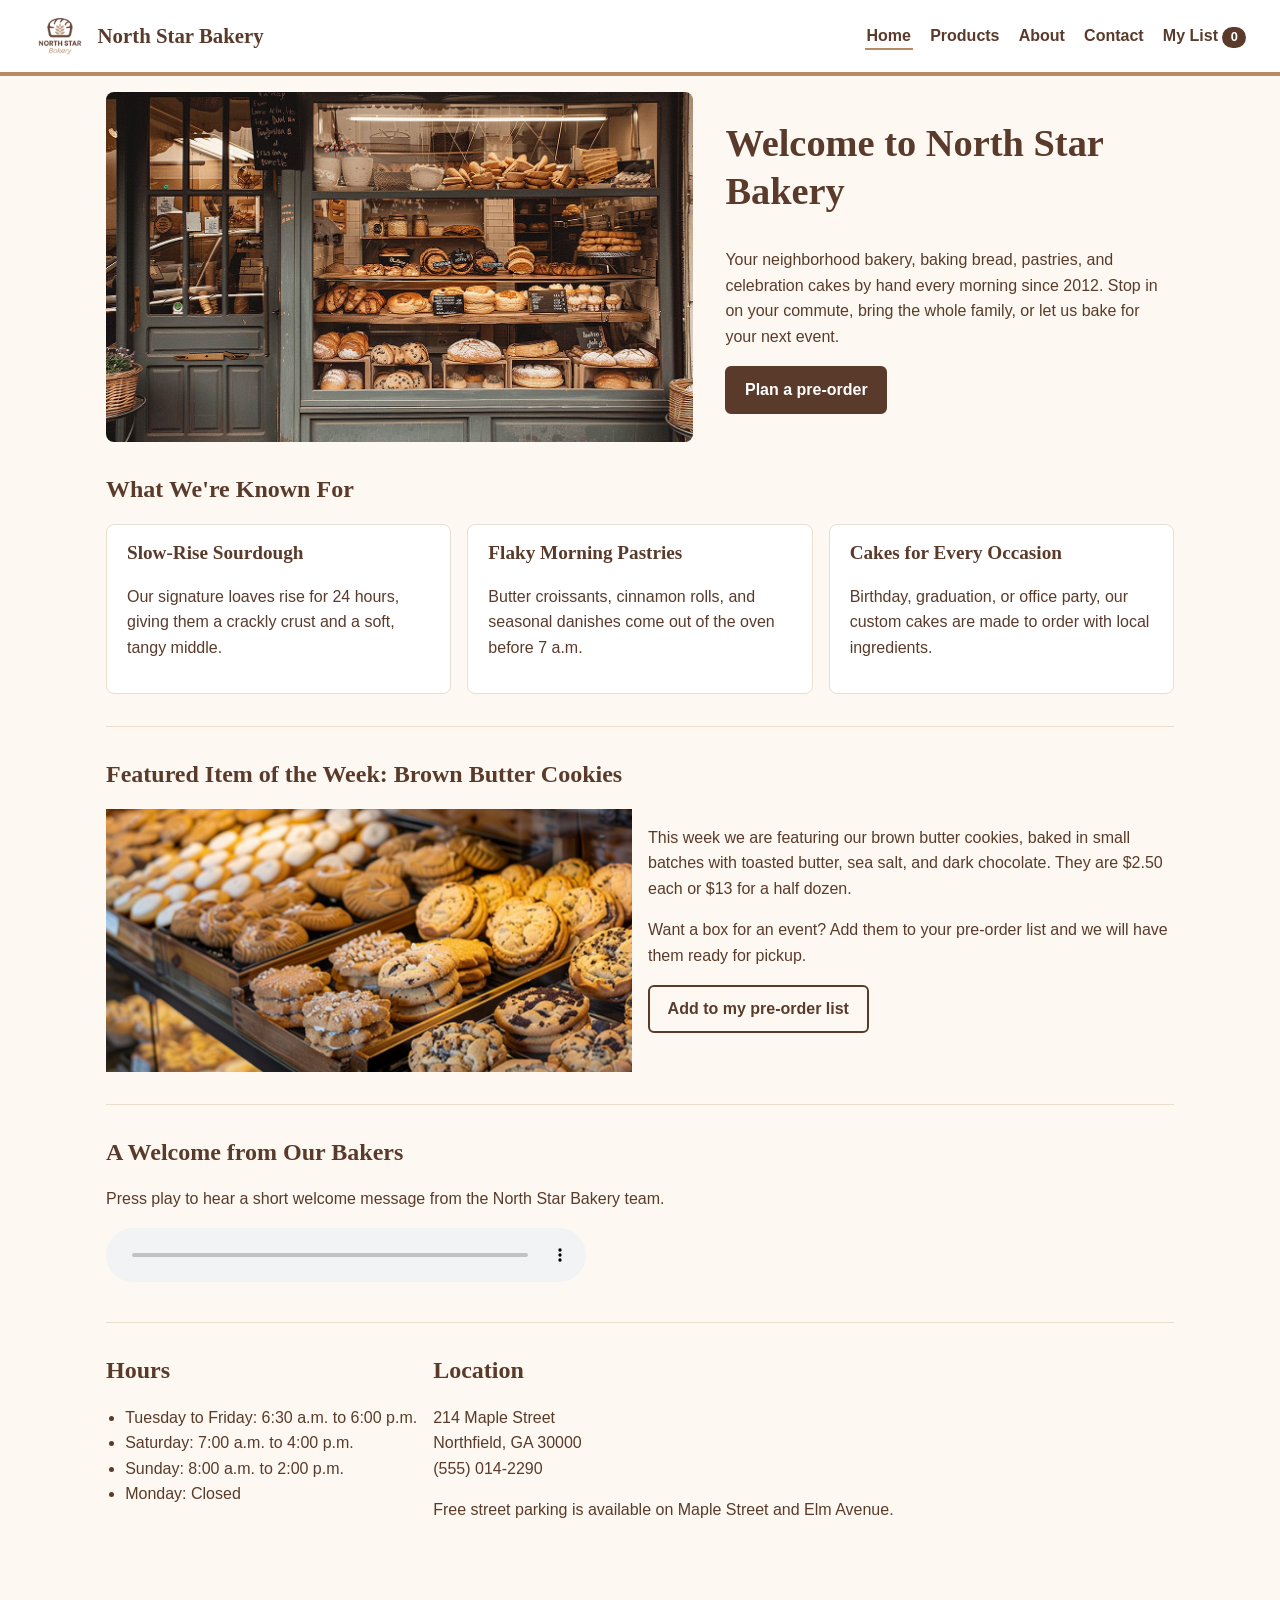
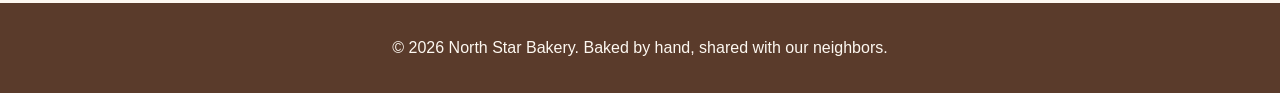
<file: north-star-bakery/index.html>
<!DOCTYPE html>
<html lang="en">
<head>
  <meta charset="UTF-8">
  <meta name="viewport" content="width=device-width, initial-scale=1.0">
  <title>North Star Bakery | Home</title>
  <meta name="description" content="North Star Bakery is a neighborhood bakery baking bread, pastries, and cakes by hand every morning.">
  <link rel="stylesheet" href="css/styles.css">
</head>
<body>
  <header class="site-header">
    <a class="brand" href="index.html">
      <img src="images/bakery-logo.png" alt="North Star Bakery logo: a loaf of bread with a wheat stalk" width="72" height="61">
      <span class="brand-name">North Star Bakery</span>
    </a>
    <nav aria-label="Main navigation">
      <ul class="nav-list">
        <li><a href="index.html" aria-current="page">Home</a></li>
        <li><a href="products.html">Products</a></li>
        <li><a href="about.html">About</a></li>
        <li><a href="contact.html">Contact</a></li>
        <li><a class="list-link" href="products.html#preorder-planner">My List <span class="list-count" data-list-count>0</span></a></li>
      </ul>
    </nav>
  </header>

  <main>
    <section class="hero">
      <img class="hero-image" src="images/bakery-storefront.jpg" alt="The North Star Bakery storefront window filled with fresh loaves, croissants, and pastries on wooden shelves" width="1200" height="715">
      <div class="hero-text">
        <h1>Welcome to North Star Bakery</h1>
        <p>Your neighborhood bakery, baking bread, pastries, and celebration cakes by hand every morning since 2012. Stop in on your commute, bring the whole family, or let us bake for your next event.</p>
        <p id="welcome-back" class="welcome-back" hidden></p>
        <a class="button" href="products.html#preorder-planner">Plan a pre-order</a>
      </div>
    </section>

    <section class="section">
      <h2>What We're Known For</h2>
      <div class="card-row">
        <article class="card">
          <h3>Slow-Rise Sourdough</h3>
          <p>Our signature loaves rise for 24 hours, giving them a crackly crust and a soft, tangy middle.</p>
        </article>
        <article class="card">
          <h3>Flaky Morning Pastries</h3>
          <p>Butter croissants, cinnamon rolls, and seasonal danishes come out of the oven before 7 a.m.</p>
        </article>
        <article class="card">
          <h3>Cakes for Every Occasion</h3>
          <p>Birthday, graduation, or office party, our custom cakes are made to order with local ingredients.</p>
        </article>
      </div>
    </section>

    <section class="section featured">
      <h2>Featured Item of the Week: Brown Butter Cookies</h2>
      <div class="featured-layout">
        <picture>
          <source media="(min-width: 768px)" srcset="images/bakery-feature-large.jpg">
          <img src="images/bakery-feature-small.jpg" alt="Trays of golden brown butter cookies and chocolate chunk cookies in the bakery display case" width="700" height="700">
        </picture>
        <div>
          <p>This week we are featuring our brown butter cookies, baked in small batches with toasted butter, sea salt, and dark chocolate. They are $2.50 each or $13 for a half dozen.</p>
          <p>Want a box for an event? Add them to your pre-order list and we will have them ready for pickup.</p>
          <a class="button button-outline" href="products.html#preorder-planner">Add to my pre-order list</a>
        </div>
      </div>
    </section>

    <section class="section">
      <h2>A Welcome from Our Bakers</h2>
      <p>Press play to hear a short welcome message from the North Star Bakery team.</p>
      <audio controls preload="none">
        <source src="media/bakery-welcome.mp3" type="audio/mpeg">
        Your browser does not support the audio element. You can still read about our bakery on the <a href="about.html">About page</a>.
      </audio>
    </section>

    <section class="section info-row">
      <div>
        <h2>Hours</h2>
        <ul class="plain-list">
          <li>Tuesday to Friday: 6:30 a.m. to 6:00 p.m.</li>
          <li>Saturday: 7:00 a.m. to 4:00 p.m.</li>
          <li>Sunday: 8:00 a.m. to 2:00 p.m.</li>
          <li>Monday: Closed</li>
        </ul>
      </div>
      <div>
        <h2>Location</h2>
        <address>
          214 Maple Street<br>
          Northfield, GA 30000<br>
          (555) 014-2290
        </address>
        <p>Free street parking is available on Maple Street and Elm Avenue.</p>
      </div>
    </section>
  </main>

  <footer class="site-footer">
    <p>&copy; 2026 North Star Bakery. Baked by hand, shared with our neighbors.</p>
  </footer>

  <script src="js/script.js"></script>
</body>
</html>
</file>
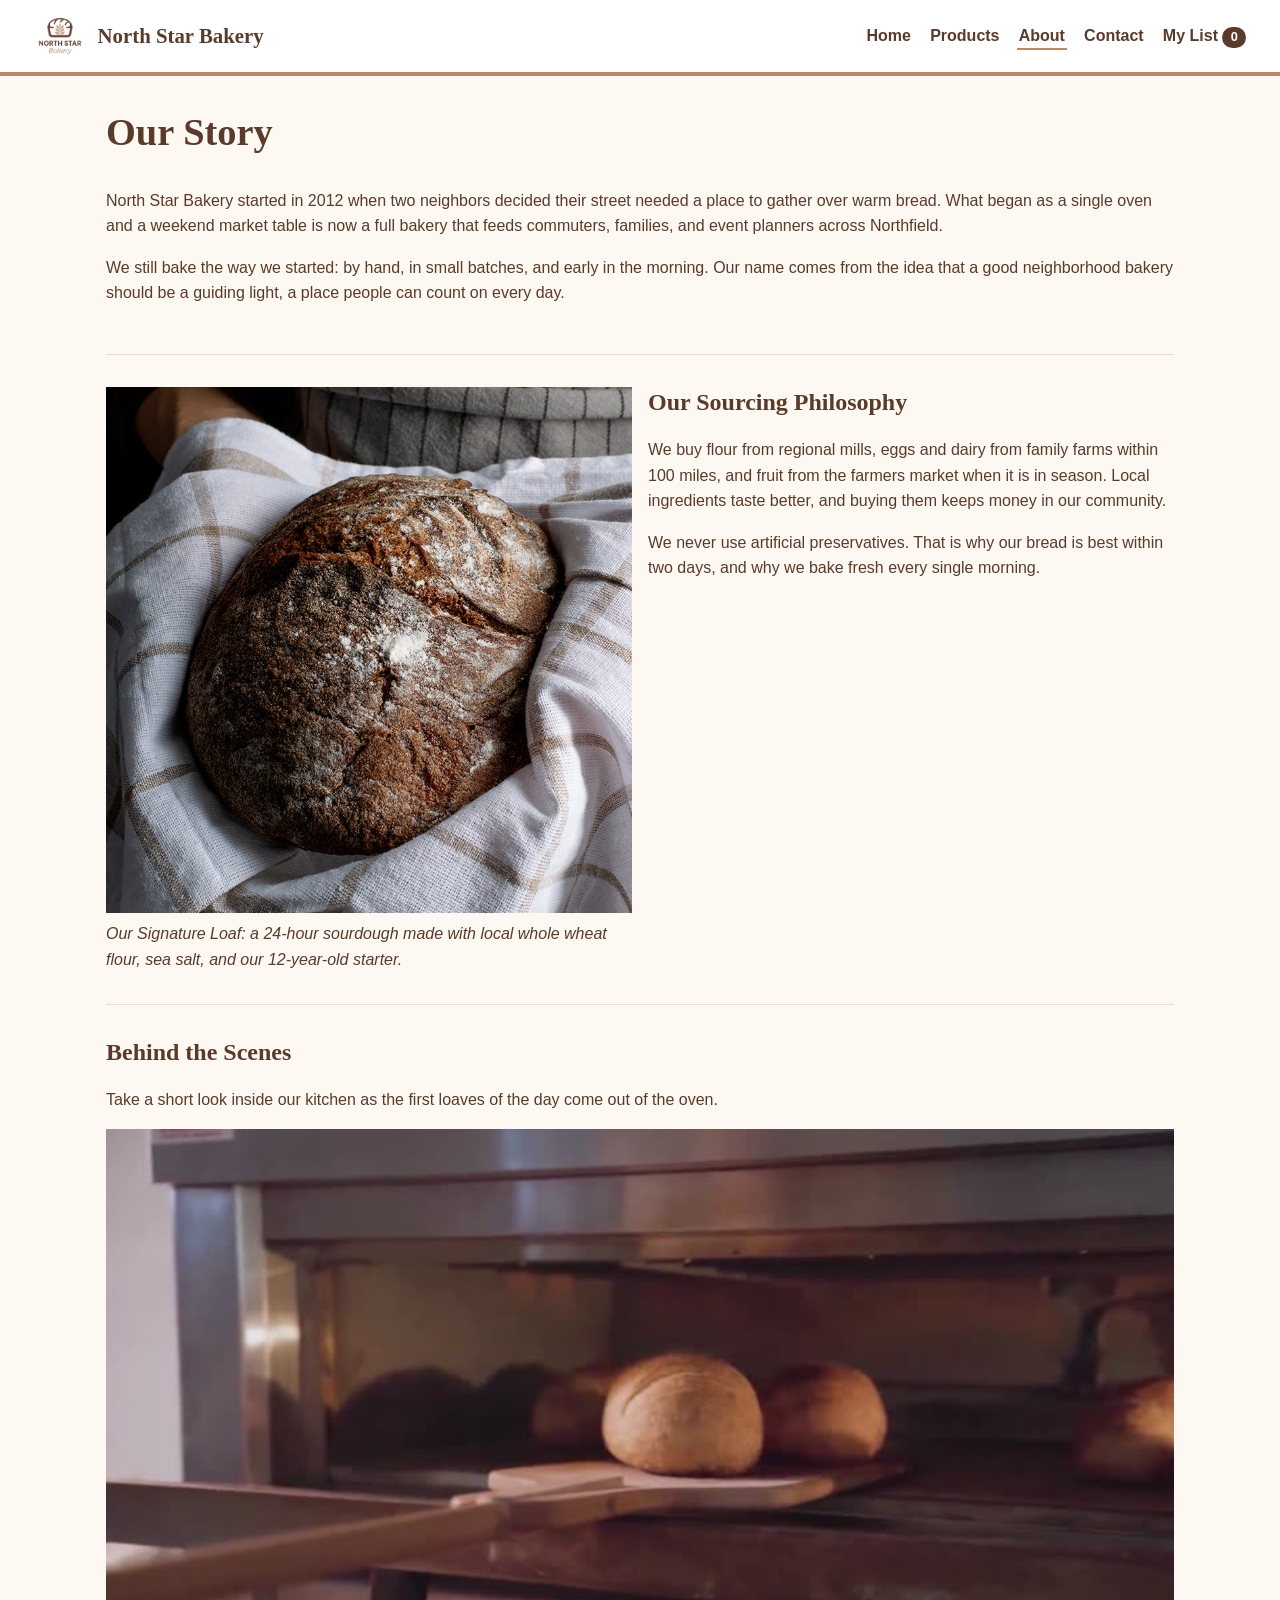
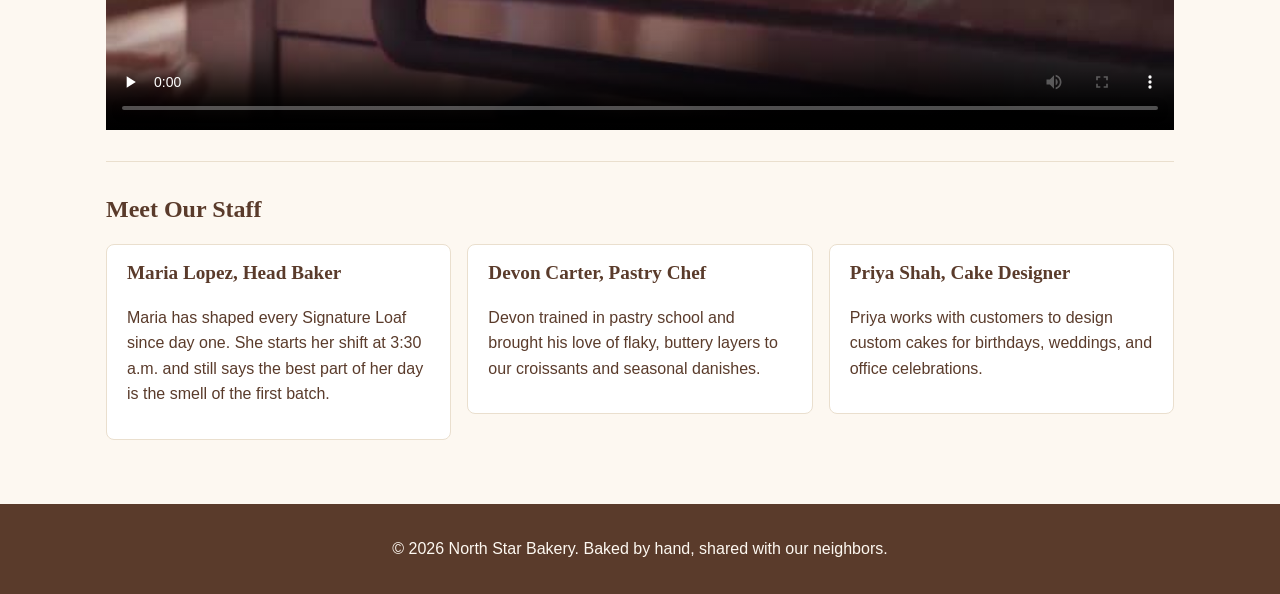
<file: north-star-bakery/about.html>
<!DOCTYPE html>
<html lang="en">
<head>
  <meta charset="UTF-8">
  <meta name="viewport" content="width=device-width, initial-scale=1.0">
  <title>North Star Bakery | About</title>
  <meta name="description" content="The story of North Star Bakery, our sourcing philosophy, and the bakers behind the counter.">
  <link rel="stylesheet" href="css/styles.css">
</head>
<body>
  <header class="site-header">
    <a class="brand" href="index.html">
      <img src="images/bakery-logo.png" alt="North Star Bakery logo: a loaf of bread with a wheat stalk" width="72" height="61">
      <span class="brand-name">North Star Bakery</span>
    </a>
    <nav aria-label="Main navigation">
      <ul class="nav-list">
        <li><a href="index.html">Home</a></li>
        <li><a href="products.html">Products</a></li>
        <li><a href="about.html" aria-current="page">About</a></li>
        <li><a href="contact.html">Contact</a></li>
        <li><a class="list-link" href="products.html#preorder-planner">My List <span class="list-count" data-list-count>0</span></a></li>
      </ul>
    </nav>
  </header>

  <main>
    <section class="section">
      <h1>Our Story</h1>
      <p>North Star Bakery started in 2012 when two neighbors decided their street needed a place to gather over warm bread. What began as a single oven and a weekend market table is now a full bakery that feeds commuters, families, and event planners across Northfield.</p>
      <p>We still bake the way we started: by hand, in small batches, and early in the morning. Our name comes from the idea that a good neighborhood bakery should be a guiding light, a place people can count on every day.</p>
    </section>

    <section class="section split">
      <figure class="signature">
        <img src="images/bakery-signature-loaf.jpg" alt="A round, dark-crusted signature sourdough loaf dusted with flour, resting on a checkered linen towel" width="800" height="800">
        <figcaption>Our Signature Loaf: a 24-hour sourdough made with local whole wheat flour, sea salt, and our 12-year-old starter.</figcaption>
      </figure>
      <div>
        <h2>Our Sourcing Philosophy</h2>
        <p>We buy flour from regional mills, eggs and dairy from family farms within 100 miles, and fruit from the farmers market when it is in season. Local ingredients taste better, and buying them keeps money in our community.</p>
        <p>We never use artificial preservatives. That is why our bread is best within two days, and why we bake fresh every single morning.</p>
      </div>
    </section>

    <section class="section">
      <h2>Behind the Scenes</h2>
      <p>Take a short look inside our kitchen as the first loaves of the day come out of the oven.</p>
      <video controls preload="none" poster="images/video-poster.jpg" width="1280" height="720">
        <source src="media/bakery-behind-scenes.mp4" type="video/mp4">
        Your browser does not support the video element. The video shows our bakers pulling fresh loaves out of the oven early in the morning.
      </video>
    </section>

    <section class="section">
      <h2>Meet Our Staff</h2>
      <div class="card-row">
        <article class="card">
          <h3>Maria Lopez, Head Baker</h3>
          <p>Maria has shaped every Signature Loaf since day one. She starts her shift at 3:30 a.m. and still says the best part of her day is the smell of the first batch.</p>
        </article>
        <article class="card">
          <h3>Devon Carter, Pastry Chef</h3>
          <p>Devon trained in pastry school and brought his love of flaky, buttery layers to our croissants and seasonal danishes.</p>
        </article>
        <article class="card">
          <h3>Priya Shah, Cake Designer</h3>
          <p>Priya works with customers to design custom cakes for birthdays, weddings, and office celebrations.</p>
        </article>
      </div>
    </section>
  </main>

  <footer class="site-footer">
    <p>&copy; 2026 North Star Bakery. Baked by hand, shared with our neighbors.</p>
  </footer>

  <script src="js/script.js"></script>
</body>
</html>
</file>
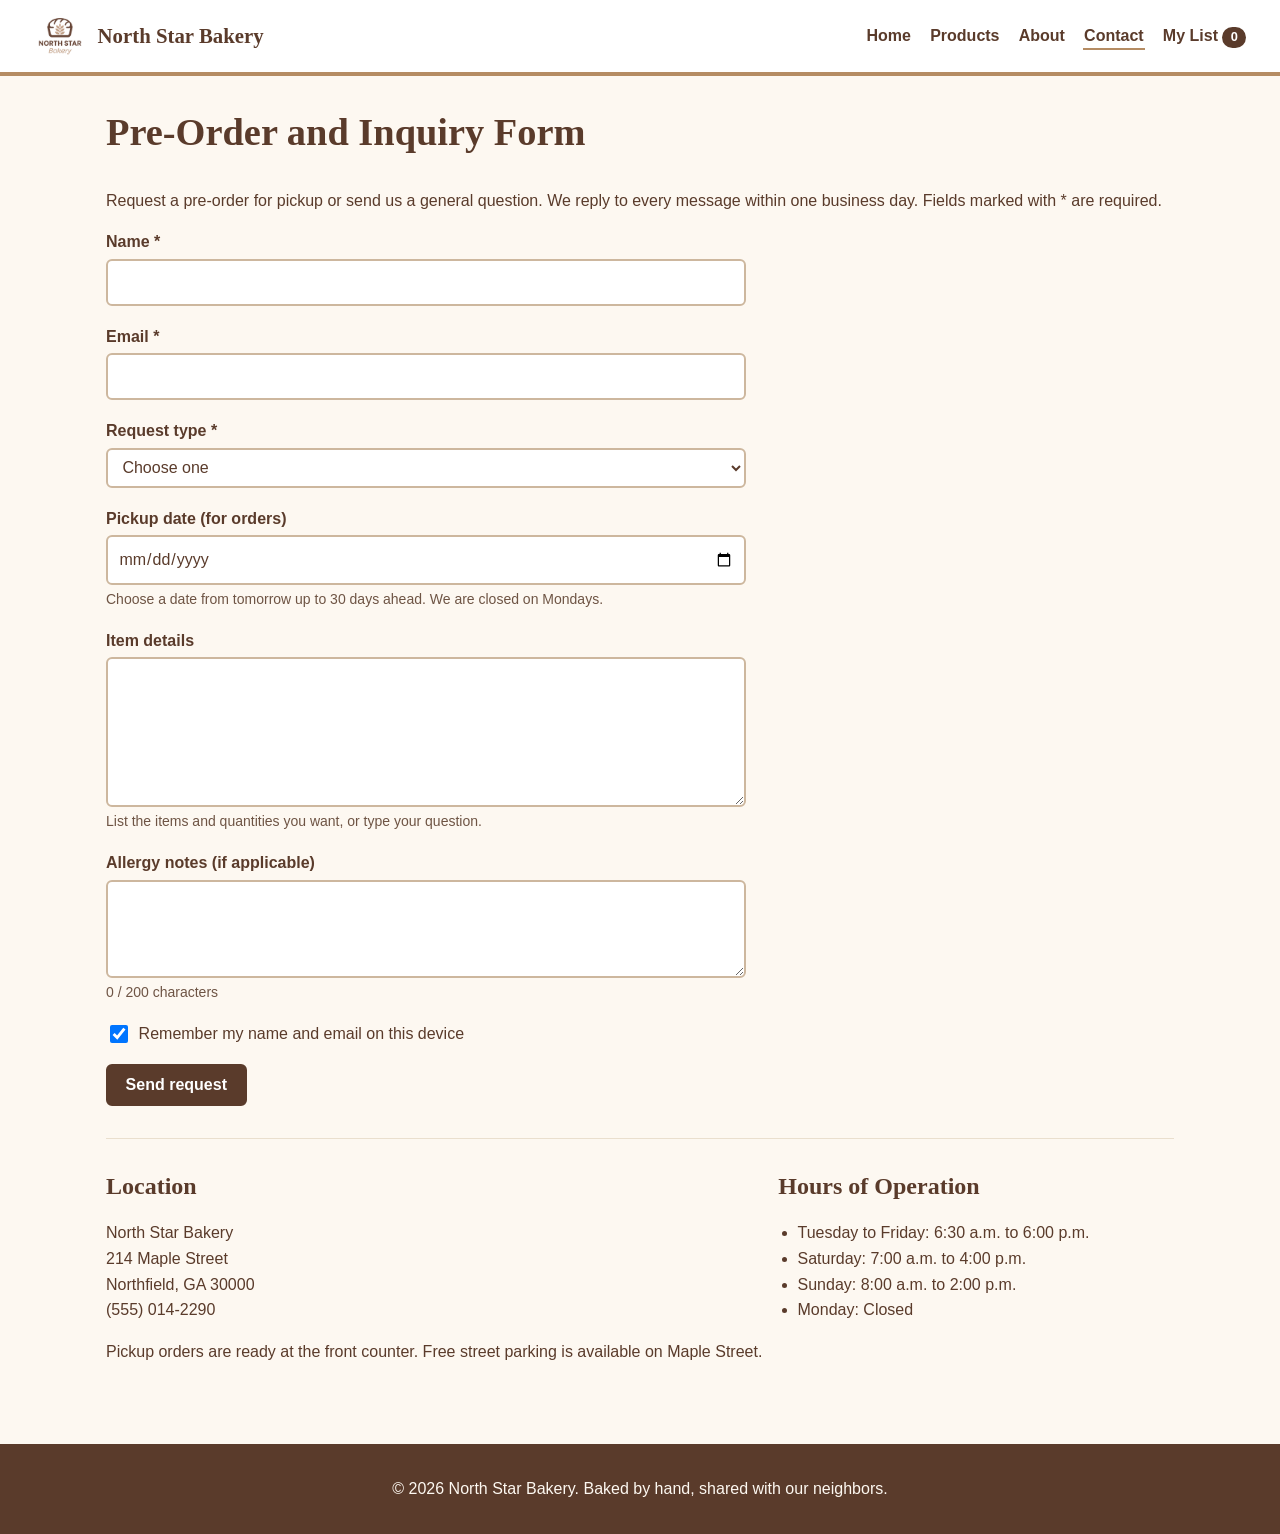
<file: north-star-bakery/contact.html>
<!DOCTYPE html>
<html lang="en">
<head>
  <meta charset="UTF-8">
  <meta name="viewport" content="width=device-width, initial-scale=1.0">
  <title>North Star Bakery | Contact</title>
  <meta name="description" content="Send North Star Bakery a pre-order request or a general question, and find our hours and location.">
  <link rel="stylesheet" href="css/styles.css">
</head>
<body>
  <header class="site-header">
    <a class="brand" href="index.html">
      <img src="images/bakery-logo.png" alt="North Star Bakery logo: a loaf of bread with a wheat stalk" width="72" height="61">
      <span class="brand-name">North Star Bakery</span>
    </a>
    <nav aria-label="Main navigation">
      <ul class="nav-list">
        <li><a href="index.html">Home</a></li>
        <li><a href="products.html">Products</a></li>
        <li><a href="about.html">About</a></li>
        <li><a href="contact.html" aria-current="page">Contact</a></li>
        <li><a class="list-link" href="products.html#preorder-planner">My List <span class="list-count" data-list-count>0</span></a></li>
      </ul>
    </nav>
  </header>

  <main>
    <section class="section">
      <h1>Pre-Order and Inquiry Form</h1>
      <p>Request a pre-order for pickup or send us a general question. We reply to every message within one business day. Fields marked with * are required.</p>

      <div class="form-success" id="form-success" role="status" hidden></div>

      <form id="order-form" action="#" method="post" novalidate>
        <div class="form-field">
          <label for="name">Name *</label>
          <input type="text" id="name" name="name" autocomplete="name" aria-describedby="name-error">
          <span class="error-message" id="name-error"></span>
        </div>

        <div class="form-field">
          <label for="email">Email *</label>
          <input type="email" id="email" name="email" autocomplete="email" aria-describedby="email-error">
          <span class="error-message" id="email-error"></span>
        </div>

        <div class="form-field">
          <label for="requestType">Request type *</label>
          <select id="requestType" name="requestType" aria-describedby="requestType-error">
            <option value="">Choose one</option>
            <option value="preorder">Pre-order for pickup</option>
            <option value="custom-cake">Custom cake request</option>
            <option value="event">Event or catering order</option>
            <option value="question">General question</option>
          </select>
          <span class="error-message" id="requestType-error"></span>
        </div>

        <div class="form-field">
          <label for="pickupDate">Pickup date (for orders)</label>
          <input type="date" id="pickupDate" name="pickupDate" aria-describedby="pickupDate-hint pickupDate-error">
          <span class="hint" id="pickupDate-hint">Choose a date from tomorrow up to 30 days ahead. We are closed on Mondays.</span>
          <span class="error-message" id="pickupDate-error"></span>
        </div>

        <div class="form-field">
          <label for="itemDetails">Item details</label>
          <textarea id="itemDetails" name="itemDetails" rows="5" aria-describedby="itemDetails-hint itemDetails-error"></textarea>
          <span class="hint" id="itemDetails-hint">List the items and quantities you want, or type your question.</span>
          <span class="error-message" id="itemDetails-error"></span>
        </div>

        <div class="form-field">
          <label for="allergyNotes">Allergy notes (if applicable)</label>
          <textarea id="allergyNotes" name="allergyNotes" rows="3" aria-describedby="allergy-count allergyNotes-error"></textarea>
          <span class="hint" id="allergy-count">0 / 200 characters</span>
          <span class="error-message" id="allergyNotes-error"></span>
        </div>

        <div class="form-field checkbox-field">
          <input type="checkbox" id="rememberMe" name="rememberMe" checked>
          <label for="rememberMe">Remember my name and email on this device</label>
        </div>

        <button type="submit" class="button">Send request</button>
      </form>
    </section>

    <section class="section info-row">
      <div>
        <h2>Location</h2>
        <address>
          North Star Bakery<br>
          214 Maple Street<br>
          Northfield, GA 30000<br>
          (555) 014-2290
        </address>
        <p>Pickup orders are ready at the front counter. Free street parking is available on Maple Street.</p>
      </div>
      <div>
        <h2>Hours of Operation</h2>
        <ul class="plain-list">
          <li>Tuesday to Friday: 6:30 a.m. to 6:00 p.m.</li>
          <li>Saturday: 7:00 a.m. to 4:00 p.m.</li>
          <li>Sunday: 8:00 a.m. to 2:00 p.m.</li>
          <li>Monday: Closed</li>
        </ul>
      </div>
    </section>
  </main>

  <footer class="site-footer">
    <p>&copy; 2026 North Star Bakery. Baked by hand, shared with our neighbors.</p>
  </footer>

  <script src="js/script.js"></script>
</body>
</html>
</file>
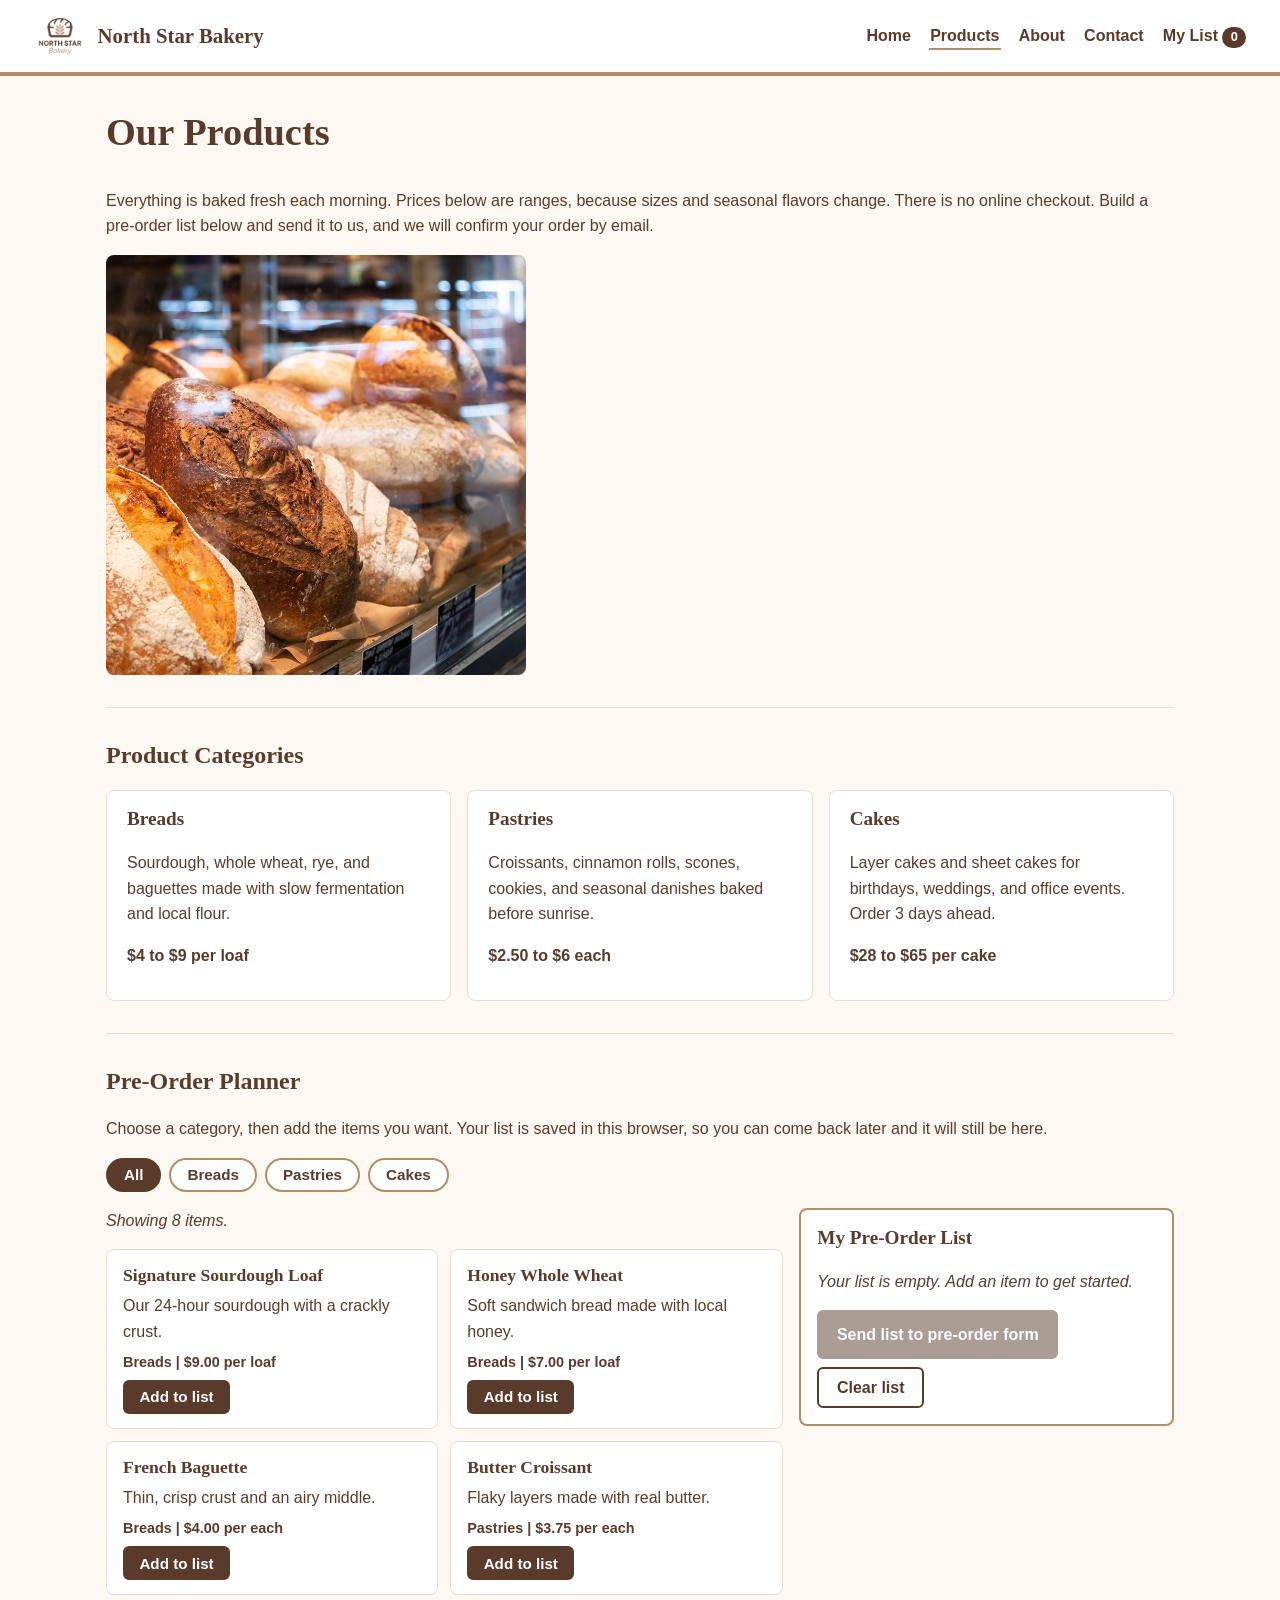
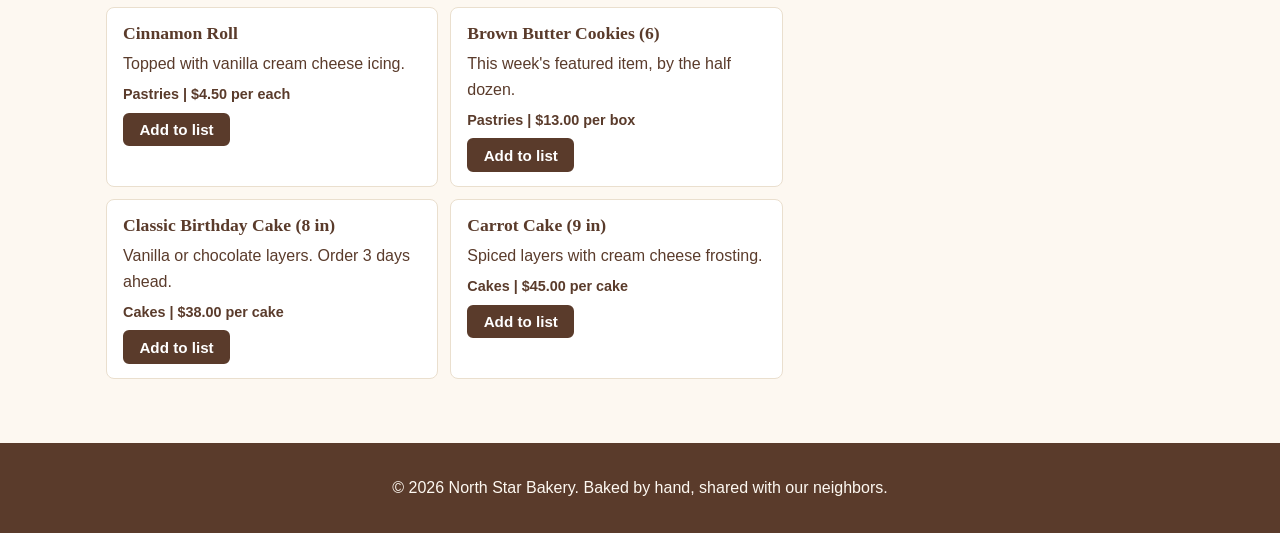
<file: north-star-bakery/products.html>
<!DOCTYPE html>
<html lang="en">
<head>
  <meta charset="UTF-8">
  <meta name="viewport" content="width=device-width, initial-scale=1.0">
  <title>North Star Bakery | Products</title>
  <meta name="description" content="Breads, pastries, and cakes from North Star Bakery, with price ranges and a pre-order planner.">
  <link rel="stylesheet" href="css/styles.css">
</head>
<body>
  <header class="site-header">
    <a class="brand" href="index.html">
      <img src="images/bakery-logo.png" alt="North Star Bakery logo: a loaf of bread with a wheat stalk" width="72" height="61">
      <span class="brand-name">North Star Bakery</span>
    </a>
    <nav aria-label="Main navigation">
      <ul class="nav-list">
        <li><a href="index.html">Home</a></li>
        <li><a href="products.html" aria-current="page">Products</a></li>
        <li><a href="about.html">About</a></li>
        <li><a href="contact.html">Contact</a></li>
        <li><a class="list-link" href="products.html#preorder-planner">My List <span class="list-count" data-list-count>0</span></a></li>
      </ul>
    </nav>
  </header>

  <main>
    <section class="section">
      <h1>Our Products</h1>
      <p>Everything is baked fresh each morning. Prices below are ranges, because sizes and seasonal flavors change. There is no online checkout. Build a pre-order list below and send it to us, and we will confirm your order by email.</p>
      <img class="wide-image" src="images/bakery-bread.jpg" alt="Rustic sourdough and whole wheat loaves with floured, crackly crusts stacked in a glass display case" width="800" height="800">
    </section>

    <section class="section">
      <h2>Product Categories</h2>
      <div class="card-row">
        <article class="card">
          <h3>Breads</h3>
          <p>Sourdough, whole wheat, rye, and baguettes made with slow fermentation and local flour.</p>
          <p class="price">$4 to $9 per loaf</p>
        </article>
        <article class="card">
          <h3>Pastries</h3>
          <p>Croissants, cinnamon rolls, scones, cookies, and seasonal danishes baked before sunrise.</p>
          <p class="price">$2.50 to $6 each</p>
        </article>
        <article class="card">
          <h3>Cakes</h3>
          <p>Layer cakes and sheet cakes for birthdays, weddings, and office events. Order 3 days ahead.</p>
          <p class="price">$28 to $65 per cake</p>
        </article>
      </div>
    </section>

    <!-- INTERACTIVE FEATURE: Pre-order planner (built with JavaScript in js/script.js) -->
    <section class="section planner" id="preorder-planner" aria-labelledby="planner-heading">
      <h2 id="planner-heading">Pre-Order Planner</h2>
      <p>Choose a category, then add the items you want. Your list is saved in this browser, so you can come back later and it will still be here.</p>

      <div class="filter-buttons" role="group" aria-label="Filter products by category" id="filter-buttons">
        <!-- Category buttons are created by JavaScript from the categories array -->
      </div>

      <div class="planner-layout">
        <div>
          <p class="results-note" id="results-note" aria-live="polite"></p>
          <ul class="product-grid" id="product-grid">
            <!-- Product cards are created by JavaScript from the products array -->
          </ul>
          <noscript><p>Turn on JavaScript to use the pre-order planner, or send us your order on the <a href="contact.html">Contact page</a>.</p></noscript>
        </div>

        <aside class="order-panel" aria-labelledby="list-heading">
          <h3 id="list-heading">My Pre-Order List</h3>
          <p class="empty-message" id="empty-message">Your list is empty. Add an item to get started.</p>
          <ul class="order-list" id="order-list"></ul>
          <p class="order-total" id="order-total" aria-live="polite"></p>
          <div class="panel-actions">
            <a class="button" id="send-list" href="contact.html">Send list to pre-order form</a>
            <button type="button" class="button button-outline" id="clear-list">Clear list</button>
          </div>
        </aside>
      </div>
    </section>
  </main>

  <footer class="site-footer">
    <p>&copy; 2026 North Star Bakery. Baked by hand, shared with our neighbors.</p>
  </footer>

  <script src="js/script.js"></script>
</body>
</html>
</file>
<file: north-star-bakery/css/styles.css>
/* =========================================================
   North Star Bakery - Stylesheet
   Mobile-first design. Colors: brown, tan, cream, warm red.
   Fonts: Georgia (headings), system sans-serif (body).
   ========================================================= */

:root {
  --brown: #5a3b2b;      /* main text and header */
  --tan: #b58c63;        /* accents and borders */
  --cream: #fdf8f1;      /* page background */
  --red: #b3261e;        /* error messages only */
  --white: #ffffff;
  --heading-font: Georgia, "Times New Roman", serif;
  --body-font: -apple-system, "Segoe UI", Roboto, Helvetica, Arial, sans-serif;
}

* { box-sizing: border-box; }

body {
  margin: 0;
  font-family: var(--body-font);
  font-size: 1rem;
  line-height: 1.6;
  color: var(--brown);
  background-color: var(--cream);
}

h1, h2, h3 {
  font-family: var(--heading-font);
  line-height: 1.25;
  margin-top: 0;
}
h1 { font-size: 2rem; }
h2 { font-size: 1.5rem; }
h3 { font-size: 1.2rem; }

img, video { max-width: 100%; height: auto; display: block; }
audio { width: 100%; max-width: 480px; }

a { color: var(--brown); }
a:focus-visible, button:focus-visible, input:focus-visible,
select:focus-visible, textarea:focus-visible {
  outline: 3px solid var(--tan);
  outline-offset: 2px;
}

/* ---------- Header and navigation ---------- */
.site-header {
  background-color: var(--white);
  border-bottom: 4px solid var(--tan);
  padding: 0.75rem 1rem;
  display: flex;
  flex-direction: column;
  align-items: center;
  gap: 0.5rem;
}
.brand {
  display: flex;
  align-items: center;
  gap: 0.6rem;
  text-decoration: none;
}
.brand img { width: 56px; }
.brand-name { font-family: var(--heading-font); font-size: 1.3rem; font-weight: bold; }

.nav-list {
  list-style: none;
  margin: 0;
  padding: 0;
  display: flex;
  flex-wrap: wrap;
  justify-content: center;
  gap: 0.25rem 1rem;
}
.nav-list a {
  text-decoration: none;
  font-weight: 600;
  padding: 0.25rem 0.1rem;
  border-bottom: 2px solid transparent;
}
.nav-list a:hover,
.nav-list a[aria-current="page"] { border-bottom-color: var(--tan); }

.list-count {
  display: inline-block;
  min-width: 1.5rem;
  padding: 0 0.4rem;
  border-radius: 1rem;
  background-color: var(--brown);
  color: var(--white);
  font-size: 0.8rem;
  text-align: center;
}

/* ---------- Layout sections ---------- */
main { max-width: 1100px; margin: 0 auto; padding: 0 1rem; }
.section { padding: 2rem 0; border-bottom: 1px solid #eadfce; }
.section:last-child { border-bottom: none; }

.hero { padding-top: 1rem; }
.hero-image { border-radius: 8px; }
.hero-text { padding: 1rem 0; }
.welcome-back {
  background-color: var(--white);
  border-left: 4px solid var(--tan);
  padding: 0.5rem 0.75rem;
}

.card-row, .info-row, .split, .featured-layout, .planner-layout {
  display: flex;
  flex-direction: column;
  gap: 1rem;
}
.card {
  background-color: var(--white);
  border: 1px solid #eadfce;
  border-radius: 8px;
  padding: 1rem 1.25rem;
  flex: 1;
}
.price { font-weight: bold; }
.wide-image { border-radius: 8px; width: 100%; max-width: 420px; }
.plain-list { padding-left: 1.2rem; }
address { font-style: normal; }

figure { margin: 0; }
figcaption { font-style: italic; padding-top: 0.5rem; }

/* ---------- Buttons ---------- */
.button {
  display: inline-block;
  background-color: var(--brown);
  color: var(--white);
  border: 2px solid var(--brown);
  border-radius: 6px;
  padding: 0.6rem 1.1rem;
  font-size: 1rem;
  font-weight: 600;
  text-decoration: none;
  cursor: pointer;
}
.button:hover { background-color: #43291d; }
.button-outline { background-color: transparent; color: var(--brown); }
.button-outline:hover { background-color: #f3e7d7; }
.button[aria-disabled="true"], .button:disabled { opacity: 0.5; cursor: not-allowed; }

/* ---------- Pre-order planner (interactive feature) ---------- */
.filter-buttons { display: flex; flex-wrap: wrap; gap: 0.5rem; margin-bottom: 1rem; }
.filter-button {
  background-color: var(--white);
  color: var(--brown);
  border: 2px solid var(--tan);
  border-radius: 2rem;
  padding: 0.4rem 1rem;
  font-size: 0.95rem;
  font-weight: 600;
  cursor: pointer;
}
.filter-button[aria-pressed="true"] { background-color: var(--brown); border-color: var(--brown); color: var(--white); }

.results-note { margin-top: 0; font-style: italic; }
.product-grid {
  list-style: none;
  margin: 0;
  padding: 0;
  display: flex;
  flex-direction: column;
  gap: 0.75rem;
}
.product-card {
  background-color: var(--white);
  border: 1px solid #eadfce;
  border-radius: 8px;
  padding: 0.9rem 1rem;
  display: flex;
  flex-direction: column;
  gap: 0.4rem;
}
.product-card h3 { margin: 0; font-size: 1.1rem; }
.product-card p { margin: 0; }
.product-meta { font-size: 0.9rem; font-weight: 600; }
.product-card .button { align-self: flex-start; padding: 0.4rem 0.9rem; font-size: 0.95rem; }
.in-list-note { font-size: 0.9rem; color: #2f6b2f; font-weight: 600; }

.order-panel {
  background-color: var(--white);
  border: 2px solid var(--tan);
  border-radius: 8px;
  padding: 1rem;
  align-self: flex-start;
  width: 100%;
}
.order-list { list-style: none; margin: 0 0 0.75rem; padding: 0; }
.order-item {
  display: flex;
  flex-wrap: wrap;
  align-items: center;
  justify-content: space-between;
  gap: 0.4rem;
  padding: 0.5rem 0;
  border-bottom: 1px dashed #eadfce;
}
.order-item > span:first-child { flex: 1 1 100%; font-weight: 600; }
.qty-controls { display: flex; align-items: center; gap: 0.35rem; }
.qty-button {
  width: 2rem;
  height: 2rem;
  border: 1px solid var(--tan);
  border-radius: 4px;
  background-color: var(--cream);
  color: var(--brown);
  font-size: 1rem;
  cursor: pointer;
}
.remove-button {
  background: none;
  border: none;
  color: var(--brown);
  text-decoration: underline;
  cursor: pointer;
  font-size: 0.9rem;
}
.order-total { font-weight: bold; }
.empty-message { font-style: italic; }
.panel-actions { display: flex; flex-wrap: wrap; gap: 0.5rem; }

/* ---------- Form and validation feedback ---------- */
form { max-width: 640px; }
.form-field { display: flex; flex-direction: column; margin-bottom: 1.1rem; }
label { font-weight: 600; margin-bottom: 0.25rem; }
input, select, textarea {
  font: inherit;
  color: var(--brown);
  padding: 0.55rem 0.65rem;
  border: 2px solid #cdb79e;
  border-radius: 6px;
  background-color: var(--white);
}
.hint { font-size: 0.875rem; color: #6e5444; margin-top: 0.2rem; }
.error-message { color: var(--red); font-size: 0.9rem; font-weight: 600; margin-top: 0.2rem; min-height: 0; }
.error-message:empty { display: none; }
input[aria-invalid="true"], select[aria-invalid="true"], textarea[aria-invalid="true"] {
  border-color: var(--red);
  background-color: #fff6f5;
}
.checkbox-field { flex-direction: row; align-items: center; gap: 0.5rem; }
.checkbox-field label { margin: 0; font-weight: normal; }
.checkbox-field input { width: 1.1rem; height: 1.1rem; }
.form-success {
  background-color: #eef7ee;
  border: 2px solid #2f6b2f;
  border-radius: 8px;
  padding: 0.75rem 1rem;
  margin-bottom: 1rem;
  color: #1f4d1f;
  font-weight: 600;
}

/* ---------- Footer ---------- */
.site-footer {
  background-color: var(--brown);
  color: var(--cream);
  text-align: center;
  padding: 1rem;
  margin-top: 2rem;
}

/* ---------- Larger screens (tablet and desktop) ---------- */
@media (min-width: 768px) {
  h1 { font-size: 2.4rem; }
  .site-header { flex-direction: row; justify-content: space-between; padding: 0.75rem 2rem; }
  .card-row, .info-row, .split, .featured-layout { flex-direction: row; align-items: flex-start; }
  .split > *, .featured-layout > * { flex: 1; }
  .hero { display: flex; gap: 2rem; align-items: center; }
  .hero-image { width: 55%; }
  .hero-text { flex: 1; }
  .product-grid { flex-direction: row; flex-wrap: wrap; }
  .product-card { width: calc(50% - 0.4rem); }
  .planner-layout { flex-direction: row; align-items: flex-start; }
  .planner-layout > div { flex: 2; }
  .order-panel { flex: 1; position: sticky; top: 1rem; }
}
</file>
